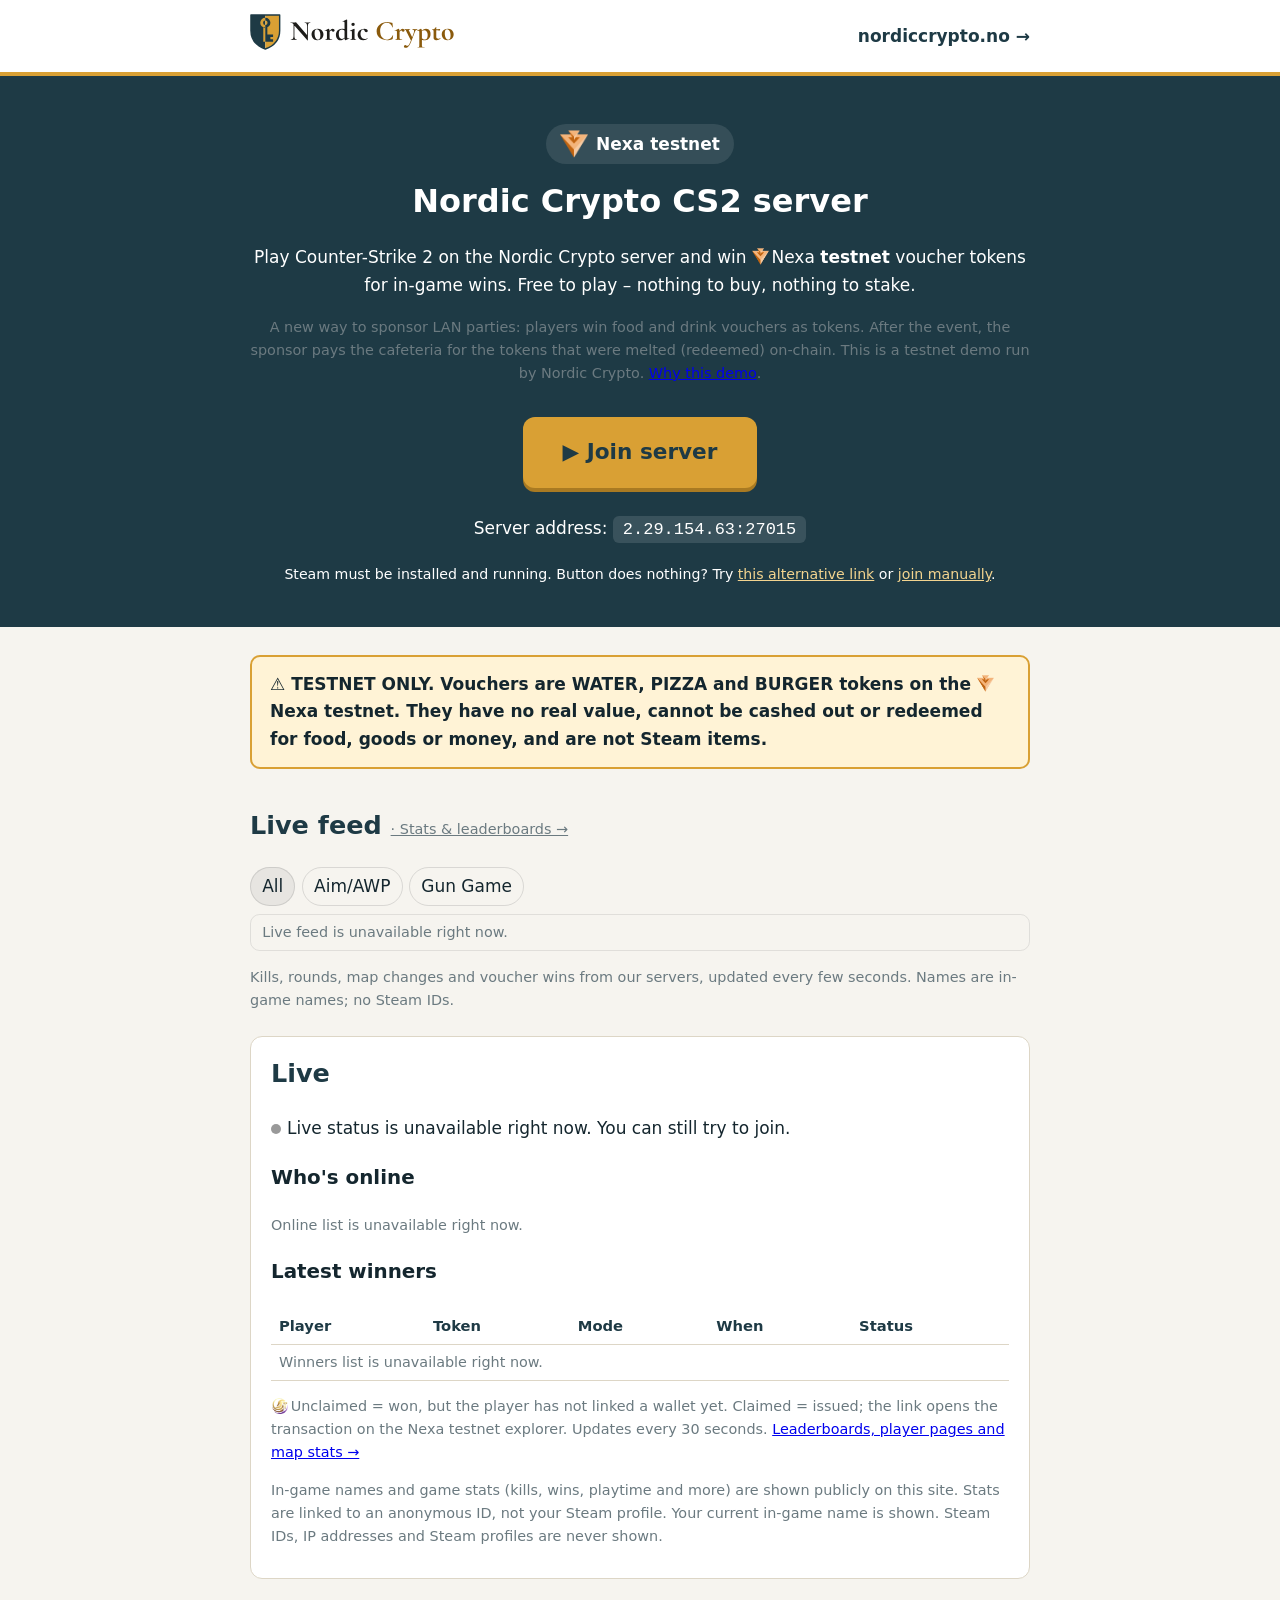
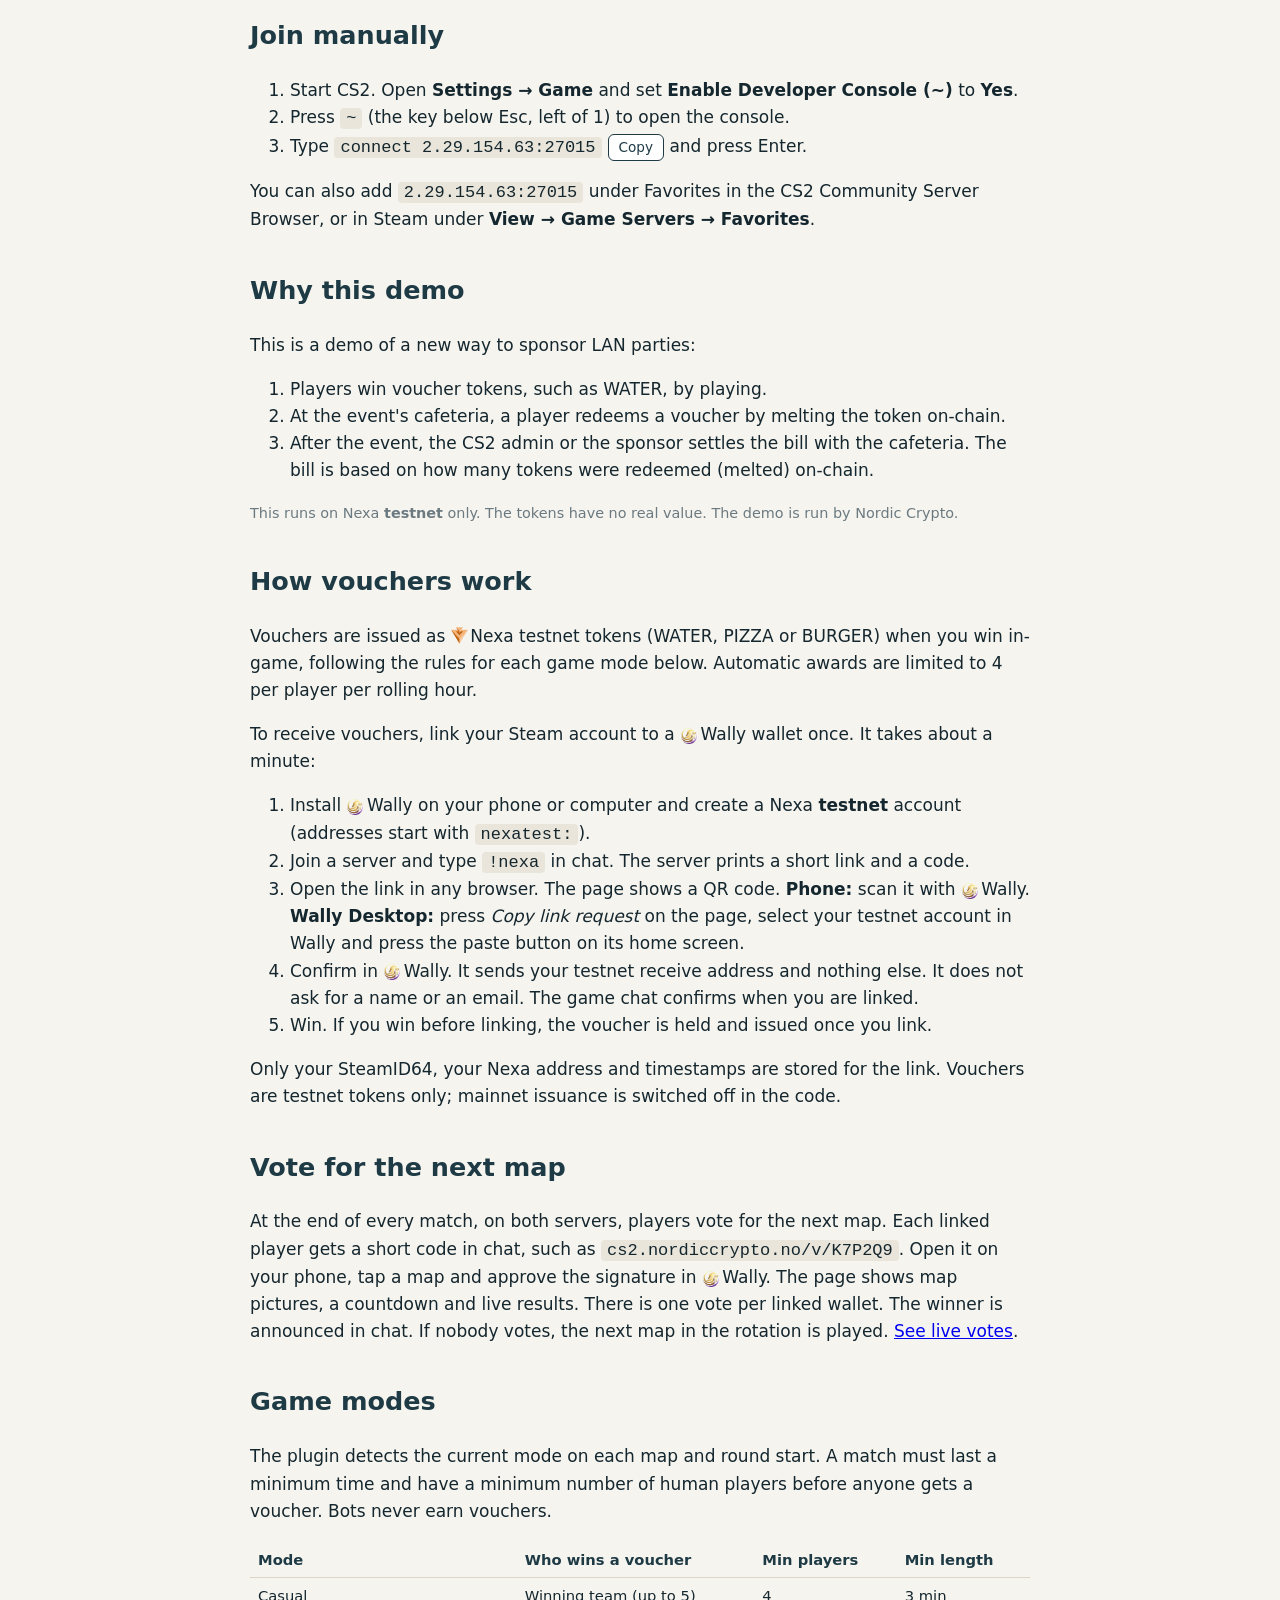
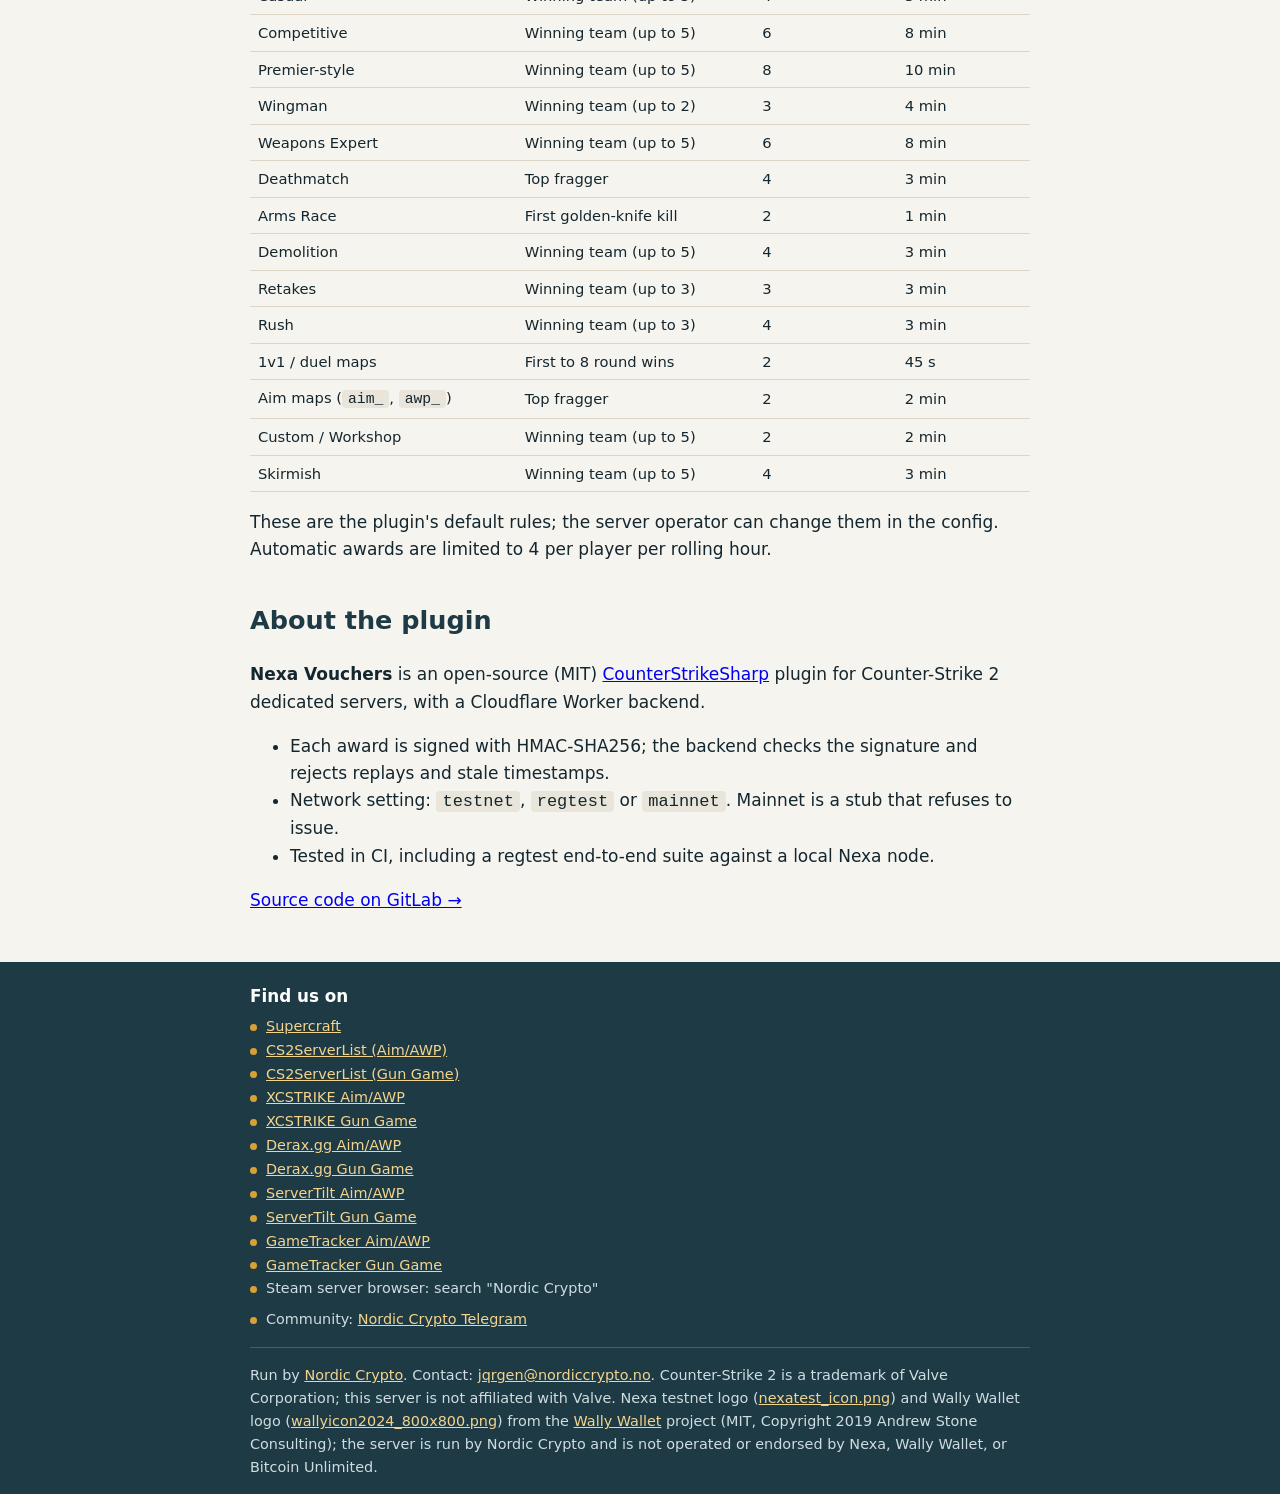
<file: index.html>
<!doctype html>
<html lang="en">
<head>
<meta charset="utf-8">
<meta name="viewport" content="width=device-width,initial-scale=1">
<title>Nordic Crypto CS2 server – Nexa testnet vouchers</title>
<meta name="description" content="Join the Nordic Crypto Counter-Strike 2 server. Win matches and earn Nexa testnet demo vouchers. Testnet only, no monetary value.">
<link rel="icon" href="assets/favicon.ico">
<link rel="apple-touch-icon" href="assets/apple-touch-icon.png">
<style>
:root{--teal:#1E3A45;--gold:#D9A034;--ink:#14262e;--bg:#f6f4ef}
*{box-sizing:border-box}body{margin:0;font:17px/1.6 system-ui,-apple-system,Segoe UI,Roboto,sans-serif;color:var(--ink);background:var(--bg)}
header{background:#fff;border-bottom:4px solid var(--gold)}.wrap{max-width:820px;margin:0 auto;padding:0 20px}
header .wrap{display:flex;align-items:center;justify-content:space-between;padding:14px 20px}header img{height:36px}
header a.back{color:var(--teal);font-weight:600;text-decoration:none}
.hero{background:var(--teal);color:#fff;text-align:center;padding:48px 0 40px}.hero h1{margin:0 0 8px;font-size:2rem}
.btn{display:inline-block;background:var(--gold);color:var(--teal);font-weight:800;font-size:1.35rem;padding:18px 40px;border-radius:12px;text-decoration:none;margin:18px 0 10px;box-shadow:0 4px 0 #a97a22}
.btn:hover{filter:brightness(1.07)}.addr{font-family:ui-monospace,Menlo,monospace;background:rgba(255,255,255,.12);padding:4px 10px;border-radius:6px}
.hero small a{color:#f3d48f}
.warn{background:#fff3d6;border:2px solid var(--gold);border-radius:10px;padding:14px 18px;margin:28px 0;font-weight:600}
h2{color:var(--teal);margin-top:36px}code,kbd{font-family:ui-monospace,Menlo,monospace;background:#e9e5da;padding:1px 6px;border-radius:4px}
table{border-collapse:collapse;width:100%;font-size:.92rem}th,td{border-bottom:1px solid #ddd6c6;padding:6px 8px;text-align:left}th{color:var(--teal)}
.copy{cursor:pointer;border:1px solid var(--teal);background:#fff;color:var(--teal);border-radius:6px;padding:2px 10px;font:inherit;font-size:.85rem;margin-left:6px}
footer{margin-top:48px;padding:24px 0;background:var(--teal);color:#cfdde2;font-size:.9rem}footer a{color:#f3d48f}
.nt{width:1em;height:1em;vertical-align:-.12em;margin-right:.15em}
.ww{width:16px;height:16px;vertical-align:-.22em;margin:0 .22em 0 .04em;flex:none}
.tag .ww{margin:0}
.netbadge{display:inline-flex;align-items:center;gap:8px;background:rgba(255,255,255,.1);border-radius:999px;padding:6px 14px;margin-bottom:12px;font-weight:600}.netbadge img{width:28px;height:28px}
.live{background:#fff;border:1px solid #ddd6c6;border-radius:12px;padding:16px 20px;margin:24px 0}.live h2{margin-top:0}
.dot{display:inline-block;width:10px;height:10px;border-radius:50%;background:#999;margin-right:6px}.dot.on{background:#2e9e5b}.dot.off{background:#c0392b}
.tag{display:inline-flex;align-items:center;gap:.28em;white-space:nowrap;vertical-align:baseline;font-size:.8rem;font-weight:700;padding:2px 8px;border-radius:999px}.tag.c{background:#d9f0e2;color:#1d6b3d}.tag.u{background:#eee;color:#555}
.muted{color:#6b7a80;font-size:.9rem}
</style>
<link rel="stylesheet" href="assets/feed.css">
<link rel="stylesheet" href="assets/find-us.css">
</head>
<body>
<header><div class="wrap"><a href="https://nordiccrypto.no"><img src="assets/lockup.svg" alt="Nordic Crypto"></a><a class="back" href="https://nordiccrypto.no">nordiccrypto.no →</a></div></header>

<section class="hero"><div class="wrap">
<div class="netbadge"><img src="assets/nexa-testnet.png" alt="Nexa testnet logo" width="28" height="28">Nexa testnet</div>
<h1>Nordic Crypto CS2 server</h1>
<p>Play Counter-Strike 2 on the Nordic Crypto server and win <img class="nt" src="assets/nexa-testnet.png" alt="" width="16" height="16">Nexa <strong>testnet</strong> voucher tokens for in-game wins. Free to play – nothing to buy, nothing to stake.</p>
<p class="muted">A new way to sponsor LAN parties: players win food and drink vouchers as tokens. After the event, the sponsor pays the cafeteria for the tokens that were melted (redeemed) on-chain. This is a testnet demo run by Nordic Crypto. <a href="#why">Why this demo</a>.</p>
<a class="btn" href="steam://connect/2.29.154.63:27015">▶ Join server</a>
<p>Server address: <span class="addr" id="addr">2.29.154.63:27015</span></p>
<small>Steam must be installed and running. Button does nothing? Try <a href="steam://run/730//+connect%202.29.154.63:27015">this alternative link</a> or <a href="#manual">join manually</a>.</small>
</div></section>

<main class="wrap">
<div class="warn">⚠ TESTNET ONLY. Vouchers are WATER, PIZZA and BURGER tokens on the <img class="nt" src="assets/nexa-testnet.png" alt="" width="16" height="16">Nexa testnet. They have no real value, cannot be cashed out or redeemed for food, goods or money, and are not Steam items.</div>

<section class="feed">
<h2>Live feed <a class="muted" style="font-size:.9rem;font-weight:400" href="stats.html">· Stats &amp; leaderboards →</a></h2>
<div class="tabs" id="feed-tabs"><button data-server="" aria-pressed="true">All</button><button data-server="cs2-vouchers-1" aria-pressed="false" title="Nordic Crypto | Aim/AWP | Finland (Helsinki) | Testnet vouchers">Aim/AWP</button><button data-server="cs2-gungame-1" aria-pressed="false" title="Nordic Crypto | Gun Game | Finland (Helsinki) | Testnet vouchers">Gun Game</button></div>
<ol id="feed" aria-live="polite"><li class="muted">Loading…</li></ol>
<p class="muted">Kills, rounds, map changes and voucher wins from our servers, updated every few seconds. Names are in-game names; no Steam IDs.</p>
</section>
<script src="assets/feed.js" defer></script>

<section class="live" aria-live="polite">
<h2>Live</h2>
<p id="srv"><span class="dot"></span>Loading server status…</p>
<h3>Who's online</h3>
<div id="online"><p class="muted">Loading…</p></div>
<h3>Latest winners</h3>
<table><thead><tr><th>Player</th><th>Token</th><th>Mode</th><th>When</th><th>Status</th></tr></thead><tbody id="wins"><tr><td colspan="5" class="muted">Loading…</td></tr></tbody></table>
<p class="muted"><img class="ww" src="assets/wally-wallet.png" alt="Wally Wallet" width="16" height="16">Unclaimed = won, but the player has not linked a wallet yet. Claimed = issued; the link opens the transaction on the Nexa testnet explorer. Updates every 30 seconds. <a href="stats.html">Leaderboards, player pages and map stats →</a></p>
<p class="muted privacy">In-game names and game stats (kills, wins, playtime and more) are shown publicly on this site. Stats are linked to an anonymous ID, not your Steam profile. Your current in-game name is shown. Steam IDs, IP addresses and Steam profiles are never shown.</p>
</section>

<h2 id="manual">Join manually</h2>
<ol>
<li>Start CS2. Open <strong>Settings → Game</strong> and set <strong>Enable Developer Console (~)</strong> to <strong>Yes</strong>.</li>
<li>Press <kbd>~</kbd> (the key below Esc, left of 1) to open the console.</li>
<li>Type <code id="cmd">connect 2.29.154.63:27015</code><button class="copy" data-copy="connect 2.29.154.63:27015">Copy</button> and press Enter.</li>
</ol>
<p>You can also add <code>2.29.154.63:27015</code> under Favorites in the CS2 Community Server Browser, or in Steam under <strong>View → Game Servers → Favorites</strong>.</p>

<h2 id="why">Why this demo</h2>
<p>This is a demo of a new way to sponsor LAN parties:</p>
<ol>
<li>Players win voucher tokens, such as WATER, by playing.</li>
<li>At the event's cafeteria, a player redeems a voucher by melting the token on-chain.</li>
<li>After the event, the CS2 admin or the sponsor settles the bill with the cafeteria. The bill is based on how many tokens were redeemed (melted) on-chain.</li>
</ol>
<p class="muted">This runs on Nexa <strong>testnet</strong> only. The tokens have no real value. The demo is run by Nordic Crypto.</p>

<h2>How vouchers work</h2>
<p>Vouchers are issued as <img class="nt" src="assets/nexa-testnet.png" alt="" width="16" height="16">Nexa testnet tokens (WATER, PIZZA or BURGER) when you win in-game, following the rules for each game mode below. Automatic awards are limited to 4 per player per rolling hour.</p>
<p>To receive vouchers, link your Steam account to a <img class="ww" src="assets/wally-wallet.png" alt="Wally Wallet" width="16" height="16">Wally wallet once. It takes about a minute:</p>
<ol>
<li>Install <img class="ww" src="assets/wally-wallet.png" alt="Wally Wallet" width="16" height="16">Wally on your phone or computer and create a Nexa <strong>testnet</strong> account (addresses start with <code>nexatest:</code>).</li>
<li>Join a server and type <code>!nexa</code> in chat. The server prints a short link and a code.</li>
<li>Open the link in any browser. The page shows a QR code. <strong>Phone:</strong> scan it with <img class="ww" src="assets/wally-wallet.png" alt="Wally Wallet" width="16" height="16">Wally. <strong>Wally Desktop:</strong> press <em>Copy link request</em> on the page, select your testnet account in Wally and press the paste button on its home screen.</li>
<li>Confirm in <img class="ww" src="assets/wally-wallet.png" alt="Wally Wallet" width="16" height="16">Wally. It sends your testnet receive address and nothing else. It does not ask for a name or an email. The game chat confirms when you are linked.</li>
<li>Win. If you win before linking, the voucher is held and issued once you link.</li>
</ol>
<p>Only your SteamID64, your Nexa address and timestamps are stored for the link. Vouchers are testnet tokens only; mainnet issuance is switched off in the code.</p>

<h2>Vote for the next map</h2>
<p>At the end of every match, on both servers, players vote for the next map. Each linked player gets a short code in chat, such as <code>cs2.nordiccrypto.no/v/K7P2Q9</code>. Open it on your phone, tap a map and approve the signature in <img class="ww" src="assets/wally-wallet.png" alt="Wally Wallet" width="16" height="16">Wally. The page shows map pictures, a countdown and live results. There is one vote per linked wallet. The winner is announced in chat. If nobody votes, the next map in the rotation is played. <a href="/vote">See live votes</a>.</p>

<h2>Game modes</h2>
<p>The plugin detects the current mode on each map and round start. A match must last a minimum time and have a minimum number of human players before anyone gets a voucher. Bots never earn vouchers.</p>
<table>
<tr><th>Mode</th><th>Who wins a voucher</th><th>Min players</th><th>Min length</th></tr>
<tr><td>Casual</td><td>Winning team (up to 5)</td><td>4</td><td>3 min</td></tr>
<tr><td>Competitive</td><td>Winning team (up to 5)</td><td>6</td><td>8 min</td></tr>
<tr><td>Premier-style</td><td>Winning team (up to 5)</td><td>8</td><td>10 min</td></tr>
<tr><td>Wingman</td><td>Winning team (up to 2)</td><td>3</td><td>4 min</td></tr>
<tr><td>Weapons Expert</td><td>Winning team (up to 5)</td><td>6</td><td>8 min</td></tr>
<tr><td>Deathmatch</td><td>Top fragger</td><td>4</td><td>3 min</td></tr>
<tr><td>Arms Race</td><td>First golden-knife kill</td><td>2</td><td>1 min</td></tr>
<tr><td>Demolition</td><td>Winning team (up to 5)</td><td>4</td><td>3 min</td></tr>
<tr><td>Retakes</td><td>Winning team (up to 3)</td><td>3</td><td>3 min</td></tr>
<tr><td>Rush</td><td>Winning team (up to 3)</td><td>4</td><td>3 min</td></tr>
<tr><td>1v1 / duel maps</td><td>First to 8 round wins</td><td>2</td><td>45 s</td></tr>
<tr><td>Aim maps (<code>aim_</code>, <code>awp_</code>)</td><td>Top fragger</td><td>2</td><td>2 min</td></tr>
<tr><td>Custom / Workshop</td><td>Winning team (up to 5)</td><td>2</td><td>2 min</td></tr>
<tr><td>Skirmish</td><td>Winning team (up to 5)</td><td>4</td><td>3 min</td></tr>
</table>
<p>These are the plugin's default rules; the server operator can change them in the config. Automatic awards are limited to 4 per player per rolling hour.</p>

<h2>About the plugin</h2>
<p><strong>Nexa Vouchers</strong> is an open-source (MIT) <a href="https://github.com/roflmuffin/CounterStrikeSharp">CounterStrikeSharp</a> plugin for Counter-Strike 2 dedicated servers, with a Cloudflare Worker backend.</p>
<ul>
<li>Each award is signed with HMAC-SHA256; the backend checks the signature and rejects replays and stale timestamps.</li>
<li>Network setting: <code>testnet</code>, <code>regtest</code> or <code>mainnet</code>. Mainnet is a stub that refuses to issue.</li>
<li>Tested in CI, including a regtest end-to-end suite against a local Nexa node.</li>
</ul>
<p><a href="https://gitlab.com/jQrgen/cs2-nexa-vouchers">Source code on GitLab →</a></p>
</main>

<footer><div class="wrap">Run by <a href="https://nordiccrypto.no">Nordic Crypto</a>. Contact: <a href="mailto:jqrgen@nordiccrypto.no">jqrgen@nordiccrypto.no</a>. Counter-Strike 2 is a trademark of Valve Corporation; this server is not affiliated with Valve. Nexa testnet logo (<a href="https://gitlab.com/wallywallet/wallet/-/blob/main/shared/src/commonMain/resources/icons/nexatest_icon.png">nexatest_icon.png</a>) and Wally Wallet logo (<a href="https://gitlab.com/wallywallet/wallet/-/blob/main/shared/src/commonMain/resources/icons/wallyicon2024_800x800.png">wallyicon2024_800x800.png</a>) from the <a href="https://gitlab.com/wallywallet/wallet">Wally Wallet</a> project (MIT, Copyright 2019 Andrew Stone Consulting); the server is run by Nordic Crypto and is not operated or endorsed by Nexa, Wally Wallet, or Bitcoin Unlimited.</div></footer>
<script src="assets/servers.js"></script>
<script src="assets/find-us.js"></script>
<script>
document.querySelectorAll('.copy').forEach(b=>b.onclick=()=>{navigator.clipboard.writeText(b.dataset.copy).then(()=>{b.textContent='Copied';setTimeout(()=>b.textContent='Copy',1500)})});

const API='https://cs2-api.nordiccrypto.workers.dev';
const wallyIcon='<img class="ww" src="assets/wally-wallet.png" alt="Wally Wallet" width="16" height="16">';
const esc=t=>String(t).replace(/[&<>"]/g,c=>({'&':'&amp;','<':'&lt;','>':'&gt;','"':'&quot;'}[c]));
const ago=t=>{const d=Math.max(0,Math.floor(Date.now()/1000)-t);return d<60?d+' s ago':d<3600?Math.floor(d/60)+' min ago':d<86400?Math.floor(d/3600)+' h ago':new Date(t*1000).toLocaleDateString()};
async function j(path){const r=await fetch(API+path,{cache:'no-store'});if(!r.ok)throw new Error(r.status);return r.json()}
const connect={'cs2-vouchers-1':'2.29.154.63:27015','cs2-gungame-1':'2.29.154.63:27025'};
const serverName=id=>{const s=(window.NC_SERVERS||{})[id];return s&&s.name?s.name:id};
async function refresh(){
  const srv=document.getElementById('srv'),wins=document.getElementById('wins');
  try{const s=await j('/stats');const list=s.servers||[];
    const row=v=>{const addr=connect[v.serverId]||'';const label='<strong>'+esc(serverName(v.serverId))+'</strong>'+(addr?' <a href="steam://connect/'+esc(addr)+'">'+esc(addr)+'</a>':'');
      return v.online?'<span class="dot on"></span>'+label+' – online – '+esc(v.players)+' '+(v.players===1?'human':'humans')+(v.bots!=null?' + '+esc(v.bots)+' '+(v.bots===1?'bot':'bots'):'')+' / '+esc(v.maxPlayers)+' · map <code>'+esc(v.map)+'</code> · '+esc(v.mode)
        :'<span class="dot off"></span>'+label+' – offline – last seen '+ago(v.lastSeen)};
    srv.innerHTML=list.length?list.map(row).join('<br>'):'<span class="dot"></span>No status reported yet.';
  }catch(e){srv.innerHTML='<span class="dot"></span>Live status is unavailable right now. You can still try to join.'}
  try{const w=await j('/winners');const rows=w.winners||[];
    wins.innerHTML=rows.length?rows.map(r=>'<tr><td>'+(r.name?(r.playerId&&/^[0-9a-f]{16}$/.test(r.playerId)?'<a href="player.html?id='+r.playerId+'">'+esc(r.name)+'</a>':esc(r.name)):'<span class="muted">–</span>')+'</td><td>'+esc(r.token)+'</td><td>'+esc(r.mode)+'</td><td>'+ago(r.time)+'</td><td>'+(r.status==='Claimed'?'<span class="tag c">'+wallyIcon+'Claimed</span>'+(r.txUrl&&/^https:\/\/testnet-explorer\.nexa\.org\/tx\/[0-9a-f]{64}$/.test(r.txUrl)?' <a href="'+esc(r.txUrl)+'" rel="noopener" target="_blank">tx</a>':'')+(r.recipient?' <span class="muted">'+esc(r.recipient)+'</span>':''):'<span class="tag u">Unclaimed</span>')+'</td></tr>').join(''):'<tr><td colspan="5" class="muted">No wins yet.</td></tr>';
  }catch(e){wins.innerHTML='<tr><td colspan="5" class="muted">Winners list is unavailable right now.</td></tr>'}
  try{const o=await j('/players/online');const el=document.getElementById('online');const sv=o.servers||{};
    const ids=Object.keys(sv);
    el.innerHTML=ids.length?ids.map(id=>'<p><strong>'+esc(serverName(id))+'</strong>: '+sv[id].map(p=>'<a href="player.html?id='+(/^[0-9a-f]{16}$/.test(p.id)?p.id:'')+'">'+esc(p.name)+'</a> <span class="muted">'+esc(p.kills)+'/'+esc(p.deaths)+'</span>').join(', ')+'</p>').join(''):'<p class="muted">Nobody is playing right now.</p>';
  }catch(e){document.getElementById('online').innerHTML='<p class="muted">Online list is unavailable right now.</p>'}
}
refresh();setInterval(refresh,30000);
</script>
</body>
</html>
</file>
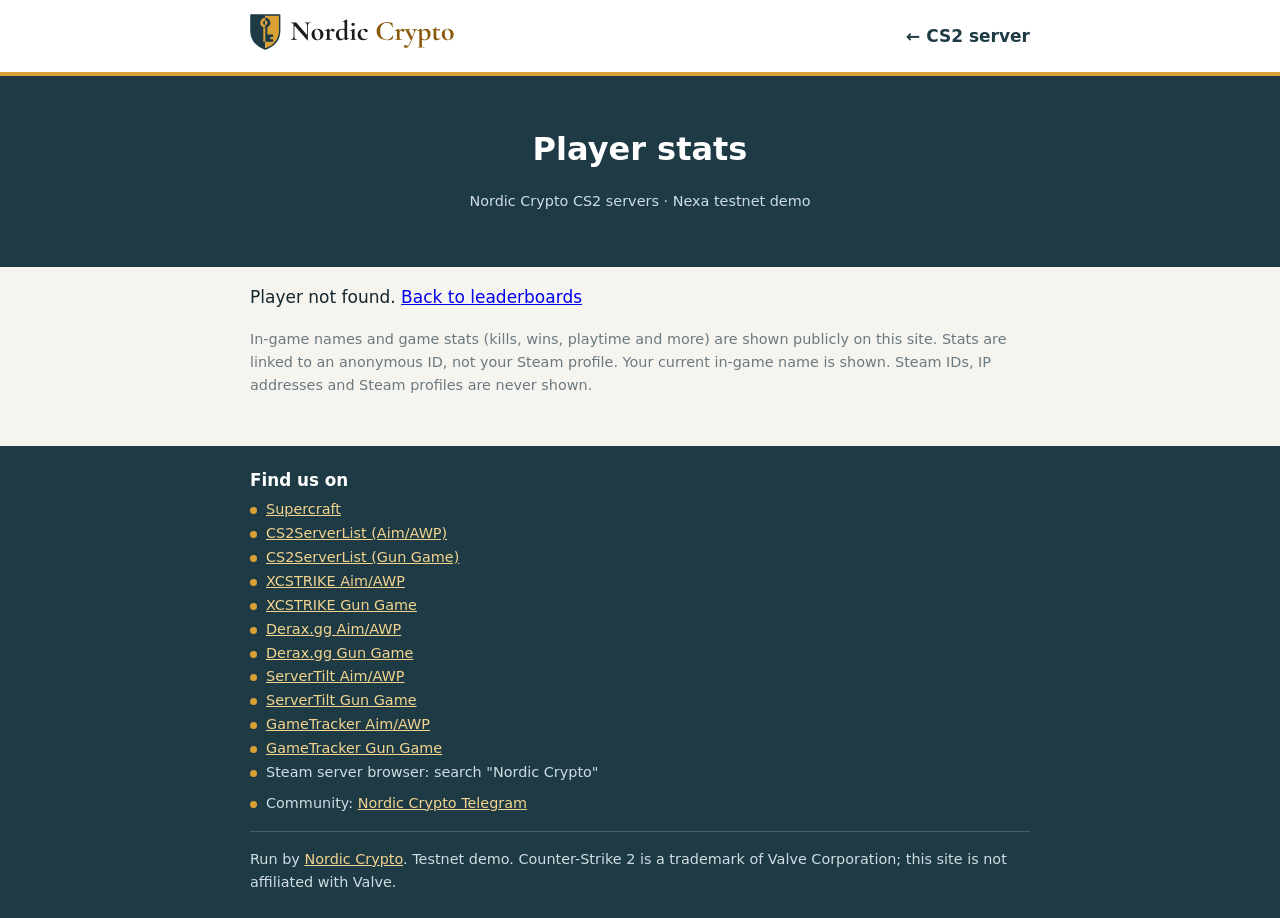
<file: player.html>
<!doctype html>
<html lang="en">
<head>
<meta charset="utf-8">
<meta name="viewport" content="width=device-width,initial-scale=1">
<title>Player stats – Nordic Crypto CS2</title>
<meta name="description" content="Player stats on the Nordic Crypto CS2 testnet servers.">
<link rel="icon" href="assets/favicon.ico">
<style>
:root{--teal:#1E3A45;--gold:#D9A034;--ink:#14262e;--bg:#f6f4ef}
*{box-sizing:border-box}body{margin:0;font:17px/1.6 system-ui,-apple-system,Segoe UI,Roboto,sans-serif;color:var(--ink);background:var(--bg)}
header{background:#fff;border-bottom:4px solid var(--gold)}.wrap{max-width:820px;margin:0 auto;padding:0 20px}
header .wrap{display:flex;align-items:center;justify-content:space-between;padding:14px 20px}header img{height:36px}
header a.back{color:var(--teal);font-weight:600;text-decoration:none}
.hero{background:var(--teal);color:#fff;text-align:center;padding:48px 0 40px}.hero h1{margin:0 0 8px;font-size:2rem}
.btn{display:inline-block;background:var(--gold);color:var(--teal);font-weight:800;font-size:1.35rem;padding:18px 40px;border-radius:12px;text-decoration:none;margin:18px 0 10px;box-shadow:0 4px 0 #a97a22}
.btn:hover{filter:brightness(1.07)}.addr{font-family:ui-monospace,Menlo,monospace;background:rgba(255,255,255,.12);padding:4px 10px;border-radius:6px}
.hero small a{color:#f3d48f}
.warn{background:#fff3d6;border:2px solid var(--gold);border-radius:10px;padding:14px 18px;margin:28px 0;font-weight:600}
h2{color:var(--teal);margin-top:36px}code,kbd{font-family:ui-monospace,Menlo,monospace;background:#e9e5da;padding:1px 6px;border-radius:4px}
table{border-collapse:collapse;width:100%;font-size:.92rem}th,td{border-bottom:1px solid #ddd6c6;padding:6px 8px;text-align:left}th{color:var(--teal)}
.copy{cursor:pointer;border:1px solid var(--teal);background:#fff;color:var(--teal);border-radius:6px;padding:2px 10px;font:inherit;font-size:.85rem;margin-left:6px}
footer{margin-top:48px;padding:24px 0;background:var(--teal);color:#cfdde2;font-size:.9rem}footer a{color:#f3d48f}
.nt{width:1em;height:1em;vertical-align:-.12em;margin-right:.15em}
.ww{width:16px;height:16px;vertical-align:-.22em;margin:0 .22em 0 .04em;flex:none}
.tag .ww{margin:0}
.netbadge{display:inline-flex;align-items:center;gap:8px;background:rgba(255,255,255,.1);border-radius:999px;padding:6px 14px;margin-bottom:12px;font-weight:600}.netbadge img{width:28px;height:28px}
.live{background:#fff;border:1px solid #ddd6c6;border-radius:12px;padding:16px 20px;margin:24px 0}.live h2{margin-top:0}
.dot{display:inline-block;width:10px;height:10px;border-radius:50%;background:#999;margin-right:6px}.dot.on{background:#2e9e5b}.dot.off{background:#c0392b}
.tag{display:inline-flex;align-items:center;gap:.28em;white-space:nowrap;vertical-align:baseline;font-size:.8rem;font-weight:700;padding:2px 8px;border-radius:999px}.tag.c{background:#d9f0e2;color:#1d6b3d}.tag.u{background:#eee;color:#555}
.muted{color:#6b7a80;font-size:.9rem}
.tabs button{font:inherit;font-size:.85rem;border:1px solid var(--teal);background:#fff;color:var(--teal);border-radius:999px;padding:3px 12px;margin:2px;cursor:pointer}.tabs button[aria-pressed=true]{background:var(--teal);color:#fff}
.cards{display:grid;grid-template-columns:repeat(auto-fill,minmax(140px,1fr));gap:10px;margin:16px 0}.card{background:#fff;border:1px solid #ddd6c6;border-radius:10px;padding:10px 14px}.card b{display:block;font-size:1.3rem;color:var(--teal)}.card span{font-size:.8rem;color:#6b7a80}
.scroll{overflow-x:auto}td.n,th.n{text-align:right}
</style>
<link rel="stylesheet" href="assets/find-us.css">
</head>
<body>
<header><div class="wrap"><a href="https://nordiccrypto.no"><img src="assets/lockup.svg" alt="Nordic Crypto"></a><a class="back" href="./">← CS2 server</a></div></header>
<section class="hero"><div class="wrap"><h1>Player stats</h1><p class="muted" style="color:#cfdde2">Nordic Crypto CS2 servers · Nexa testnet demo</p></div></section>
<main class="wrap">
<div id="player"><p class="muted">Loading…</p></div>
<p class="muted privacy">In-game names and game stats (kills, wins, playtime and more) are shown publicly on this site. Stats are linked to an anonymous ID, not your Steam profile. Your current in-game name is shown. Steam IDs, IP addresses and Steam profiles are never shown.</p>
</main>
<footer><div class="wrap">Run by <a href="https://nordiccrypto.no">Nordic Crypto</a>. Testnet demo. Counter-Strike 2 is a trademark of Valve Corporation; this site is not affiliated with Valve.</div></footer>
<script src="assets/servers.js"></script>
<script src="assets/find-us.js"></script>
<script src="assets/stats.js"></script>
<script>NC.player('player');</script>
</body>
</html>
</file>
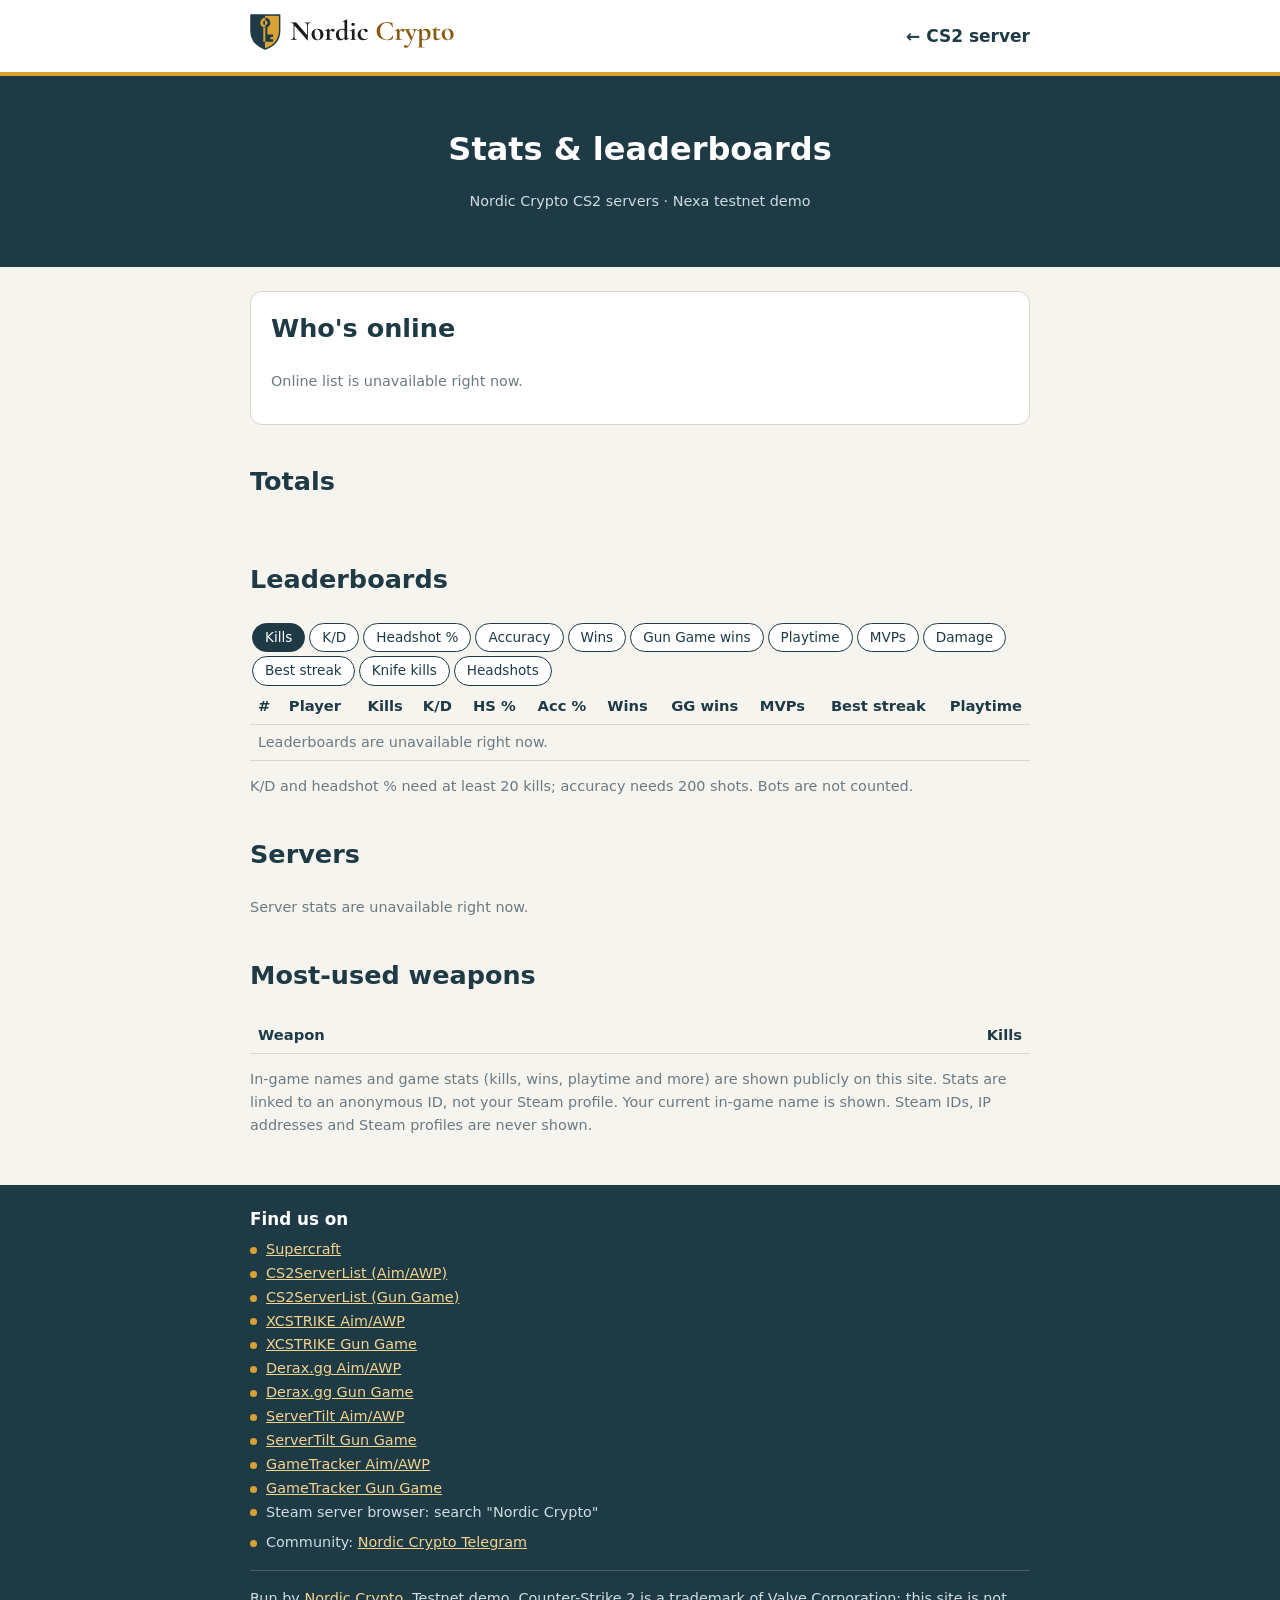
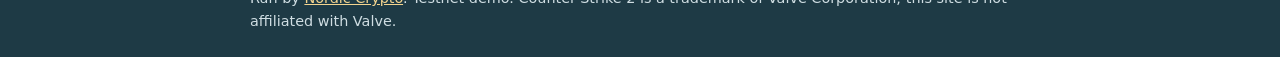
<file: stats.html>
<!doctype html>
<html lang="en">
<head>
<meta charset="utf-8">
<meta name="viewport" content="width=device-width,initial-scale=1">
<title>Stats & leaderboards – Nordic Crypto CS2</title>
<meta name="description" content="Live players, leaderboards, map and server stats for the Nordic Crypto CS2 testnet servers.">
<link rel="icon" href="assets/favicon.ico">
<style>
:root{--teal:#1E3A45;--gold:#D9A034;--ink:#14262e;--bg:#f6f4ef}
*{box-sizing:border-box}body{margin:0;font:17px/1.6 system-ui,-apple-system,Segoe UI,Roboto,sans-serif;color:var(--ink);background:var(--bg)}
header{background:#fff;border-bottom:4px solid var(--gold)}.wrap{max-width:820px;margin:0 auto;padding:0 20px}
header .wrap{display:flex;align-items:center;justify-content:space-between;padding:14px 20px}header img{height:36px}
header a.back{color:var(--teal);font-weight:600;text-decoration:none}
.hero{background:var(--teal);color:#fff;text-align:center;padding:48px 0 40px}.hero h1{margin:0 0 8px;font-size:2rem}
.btn{display:inline-block;background:var(--gold);color:var(--teal);font-weight:800;font-size:1.35rem;padding:18px 40px;border-radius:12px;text-decoration:none;margin:18px 0 10px;box-shadow:0 4px 0 #a97a22}
.btn:hover{filter:brightness(1.07)}.addr{font-family:ui-monospace,Menlo,monospace;background:rgba(255,255,255,.12);padding:4px 10px;border-radius:6px}
.hero small a{color:#f3d48f}
.warn{background:#fff3d6;border:2px solid var(--gold);border-radius:10px;padding:14px 18px;margin:28px 0;font-weight:600}
h2{color:var(--teal);margin-top:36px}code,kbd{font-family:ui-monospace,Menlo,monospace;background:#e9e5da;padding:1px 6px;border-radius:4px}
table{border-collapse:collapse;width:100%;font-size:.92rem}th,td{border-bottom:1px solid #ddd6c6;padding:6px 8px;text-align:left}th{color:var(--teal)}
.copy{cursor:pointer;border:1px solid var(--teal);background:#fff;color:var(--teal);border-radius:6px;padding:2px 10px;font:inherit;font-size:.85rem;margin-left:6px}
footer{margin-top:48px;padding:24px 0;background:var(--teal);color:#cfdde2;font-size:.9rem}footer a{color:#f3d48f}
.nt{width:1em;height:1em;vertical-align:-.12em;margin-right:.15em}
.ww{width:16px;height:16px;vertical-align:-.22em;margin:0 .22em 0 .04em;flex:none}
.tag .ww{margin:0}
.netbadge{display:inline-flex;align-items:center;gap:8px;background:rgba(255,255,255,.1);border-radius:999px;padding:6px 14px;margin-bottom:12px;font-weight:600}.netbadge img{width:28px;height:28px}
.live{background:#fff;border:1px solid #ddd6c6;border-radius:12px;padding:16px 20px;margin:24px 0}.live h2{margin-top:0}
.dot{display:inline-block;width:10px;height:10px;border-radius:50%;background:#999;margin-right:6px}.dot.on{background:#2e9e5b}.dot.off{background:#c0392b}
.tag{display:inline-flex;align-items:center;gap:.28em;white-space:nowrap;vertical-align:baseline;font-size:.8rem;font-weight:700;padding:2px 8px;border-radius:999px}.tag.c{background:#d9f0e2;color:#1d6b3d}.tag.u{background:#eee;color:#555}
.muted{color:#6b7a80;font-size:.9rem}
.tabs button{font:inherit;font-size:.85rem;border:1px solid var(--teal);background:#fff;color:var(--teal);border-radius:999px;padding:3px 12px;margin:2px;cursor:pointer}.tabs button[aria-pressed=true]{background:var(--teal);color:#fff}
.cards{display:grid;grid-template-columns:repeat(auto-fill,minmax(140px,1fr));gap:10px;margin:16px 0}.card{background:#fff;border:1px solid #ddd6c6;border-radius:10px;padding:10px 14px}.card b{display:block;font-size:1.3rem;color:var(--teal)}.card span{font-size:.8rem;color:#6b7a80}
.scroll{overflow-x:auto}td.n,th.n{text-align:right}
</style>
<link rel="stylesheet" href="assets/find-us.css">
</head>
<body>
<header><div class="wrap"><a href="https://nordiccrypto.no"><img src="assets/lockup.svg" alt="Nordic Crypto"></a><a class="back" href="./">← CS2 server</a></div></header>
<section class="hero"><div class="wrap"><h1>Stats & leaderboards</h1><p class="muted" style="color:#cfdde2">Nordic Crypto CS2 servers · Nexa testnet demo</p></div></section>
<main class="wrap">
<section class="live"><h2>Who's online</h2><div id="online"><p class="muted">Loading…</p></div></section>
<h2>Totals</h2><div class="cards" id="totals"></div>
<h2>Leaderboards</h2>
<div class="tabs" id="boards"></div>
<div class="scroll"><table><thead><tr><th>#</th><th>Player</th><th class="n">Kills</th><th class="n">K/D</th><th class="n">HS %</th><th class="n">Acc %</th><th class="n">Wins</th><th class="n">GG wins</th><th class="n">MVPs</th><th class="n">Best streak</th><th class="n">Playtime</th></tr></thead><tbody id="lb"><tr><td colspan="11" class="muted">Loading…</td></tr></tbody></table></div>
<p class="muted">K/D and headshot % need at least 20 kills; accuracy needs 200 shots. Bots are not counted.</p>
<h2>Servers</h2><div id="servers"><p class="muted">Loading…</p></div>
<h2>Most-used weapons</h2><div class="scroll"><table><thead><tr><th>Weapon</th><th class="n">Kills</th></tr></thead><tbody id="weapons"></tbody></table></div>
<p class="muted privacy">In-game names and game stats (kills, wins, playtime and more) are shown publicly on this site. Stats are linked to an anonymous ID, not your Steam profile. Your current in-game name is shown. Steam IDs, IP addresses and Steam profiles are never shown.</p>
</main>
<footer><div class="wrap">Run by <a href="https://nordiccrypto.no">Nordic Crypto</a>. Testnet demo. Counter-Strike 2 is a trademark of Valve Corporation; this site is not affiliated with Valve.</div></footer>
<script src="assets/servers.js"></script>
<script src="assets/find-us.js"></script>
<script src="assets/stats.js"></script>
<script>NC.online('online');NC.leaderboards('boards','lb','totals');NC.servers('servers','weapons');setInterval(()=>NC.online('online'),15000);</script>
</body>
</html>
</file>
<file: assets/feed.css>
.feed{margin:1.5rem 0}
.feed .tabs{display:flex;gap:.4rem;flex-wrap:wrap;margin:.5rem 0}
.feed .tabs button{font:inherit;padding:.3rem .7rem;border-radius:999px;border:1px solid #8884;background:transparent;color:inherit;cursor:pointer}
.feed .tabs button[aria-pressed="true"]{background:#8882}
.feed ol{list-style:none;margin:0;padding:0;max-height:22rem;overflow-y:auto;border:1px solid #8883;border-radius:.6rem;font-size:.92rem}
.feed li{padding:.4rem .7rem;border-bottom:1px solid #8882;display:flex;gap:.5rem;align-items:baseline;overflow-wrap:anywhere}
.feed li:last-child{border-bottom:0}
.feed time{opacity:.6;font-size:.8rem;white-space:nowrap;min-width:3.2rem}
.feed .srv{opacity:.6;font-size:.75rem;white-space:nowrap}
.feed .CT{color:#5aa9e6}.feed .T{color:#e6b35a}.feed .hs{font-size:.75rem;opacity:.8}
@media (max-width:540px){.feed li{flex-wrap:wrap}.feed ol{max-height:60vh}}
</file>
<file: assets/find-us.css>
/* "Find us on" block inside the teal footer. */
footer .find-us{margin:0 0 16px;padding-bottom:14px;border-bottom:1px solid rgba(255,255,255,.18)}
footer .find-us h2{color:#fff;font-size:1.05rem;font-weight:700;line-height:1.3;margin:0 0 8px}
footer .find-us ul{list-style:none;margin:0;padding:0}
footer .find-us li{position:relative;margin:3px 0;padding-left:16px;line-height:1.45}
footer .find-us li::before{content:"";position:absolute;left:0;top:.55em;width:7px;height:7px;border-radius:50%;background:var(--gold,#D9A034)}
footer .find-us li.group{margin-top:10px}
</file>
